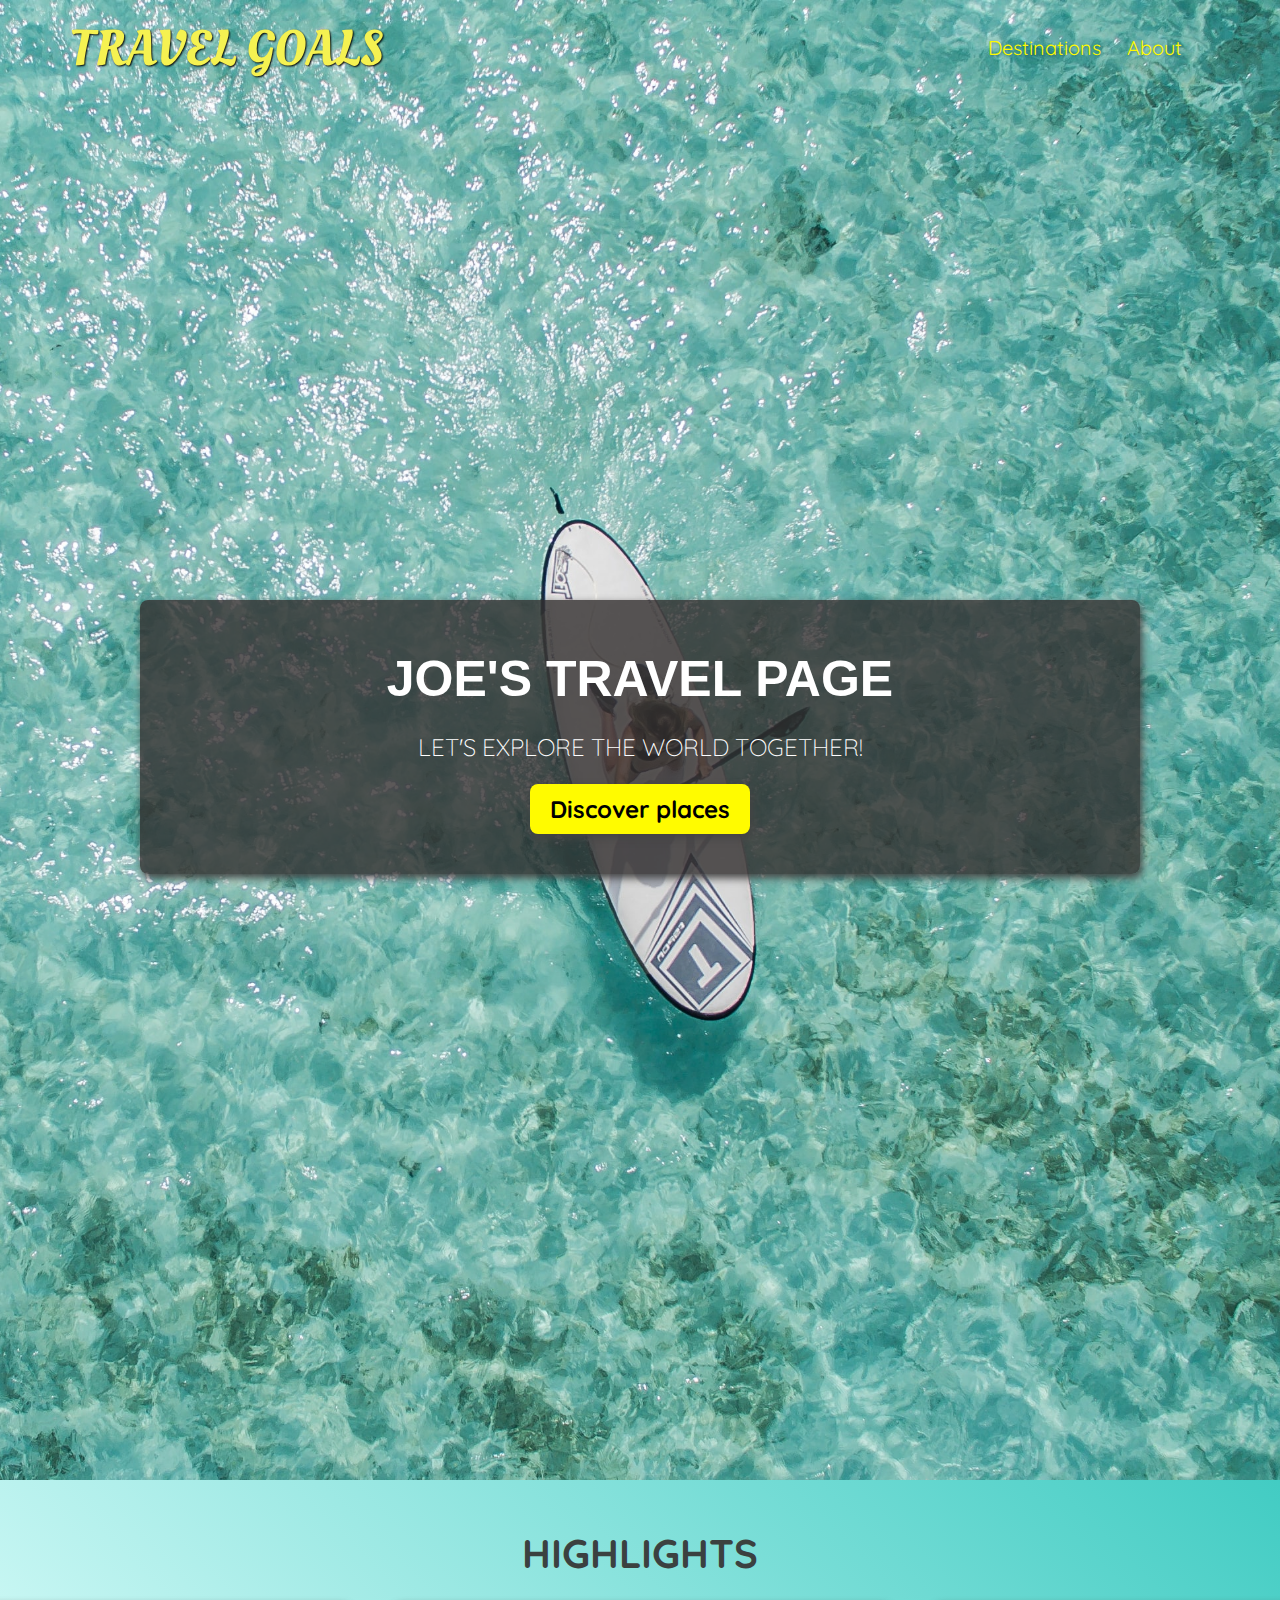
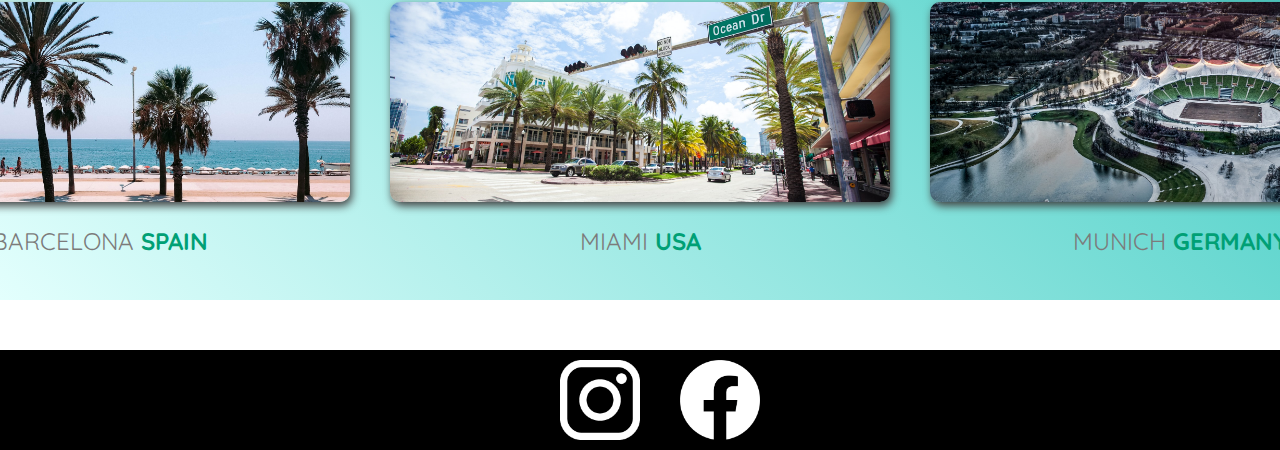
<file: index.html>
<!DOCTYPE html>
<html lang="en">
<head>
    <meta charset="UTF-8">
    <link rel="icon" href="images/favicon.ico">
    <link
          href="https://fonts.googleapis.com/css2?family=Raleway:wght@700&family=Oleo+Script:wght@700&family=Quicksand:wght@300;500;700&display=swap"
          rel="stylesheet"
    />
    <title>Travel Goals</title>
    <link rel="stylesheet" href="shared.css">
    <link rel="stylesheet" href="styles.css">
</head>
<body>
    <header>
        <div id="page-logo">
           <a href="/index.html">Travel Goals</a>
        </div>
        <nav>
            <ul>
                <li><a href="/places.html" class="x">Destinations</a></li>
                <li><a href="" class="x">About</a></li>
            </ul>
        </nav>
    </header>

    <main>
        <section id="hero">
         <div id="hero-content">
            <h1>Joe's Travel Page</h1>
            <p>Let's explore the world together!</p>
            <a href="/places.html">Discover places</a>
         </div>
        </section>
        <section id="highlights">
            <h2>Highlights</h2>
            <ul id="destinations">
                <li class="destination">
                    <img src="/images/barcelona.jpg" alt="">
                    <p>Barcelona <strong>Spain</strong></p>
                </li>
                <li class="destination">
                    <img src="/images/miami.jpg" alt="">
                    <p>Miami <strong>USA</strong></p>
                </li>
                <li class="destination">
                    <img src="/images/munich.jpg" alt="">
                    <p>Munich <strong>Germany</strong></p>
                </li>
            </ul>
        </section>
    </main>
    <footer>
        <ul>
            <li>
                <a href="https://www.instagram.com"> <img src="/icons/insta.png" alt="Instagram logo"></a>
            </li>
            <li>
                <a href="https://www.facebook.com"> <img src="/icons/facebook.png" alt="Facebook logo"></a>
            </li>
        </ul>
    </footer>
</body>
</html>
</file>
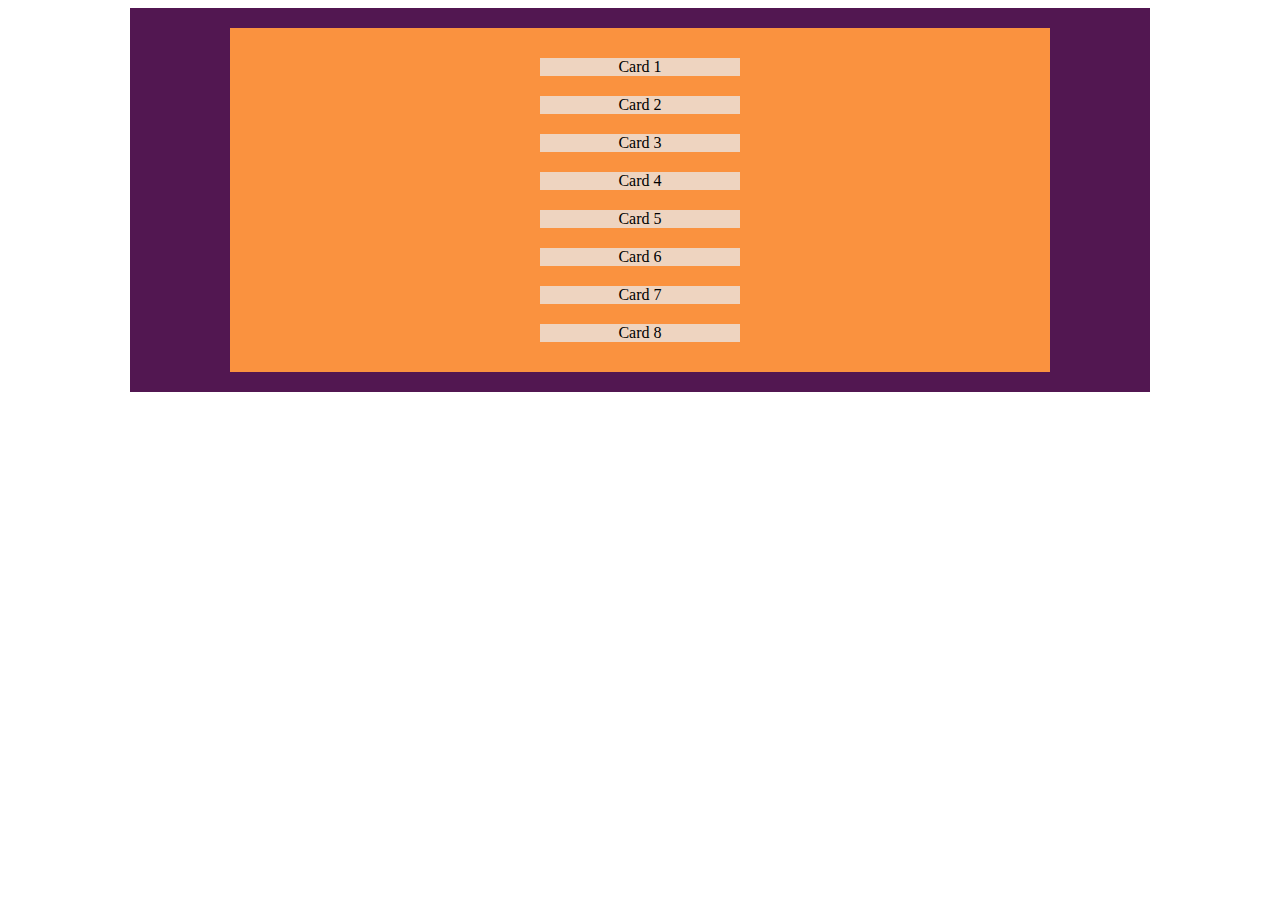
<file: info/grid-theory/grid-theory/index.html>
<!DOCTYPE html>
<html lang="en">
  <head>
    <meta charset="UTF-8" />
    <link rel="stylesheet" href="styles.css" />
    <title>Grid</title>
  </head>
  <body>
    <main>
        <ul>
          <li>Card 1</li>
          <li>Card 2</li>
          <li>Card 3</li>
          <li>Card 4</li>
          <li>Card 5</li>
          <li>Card 6</li>
          <li>Card 7</li>
          <li>Card 8</li>
        </ul>
      </main>
  </body>
</html>
</file>
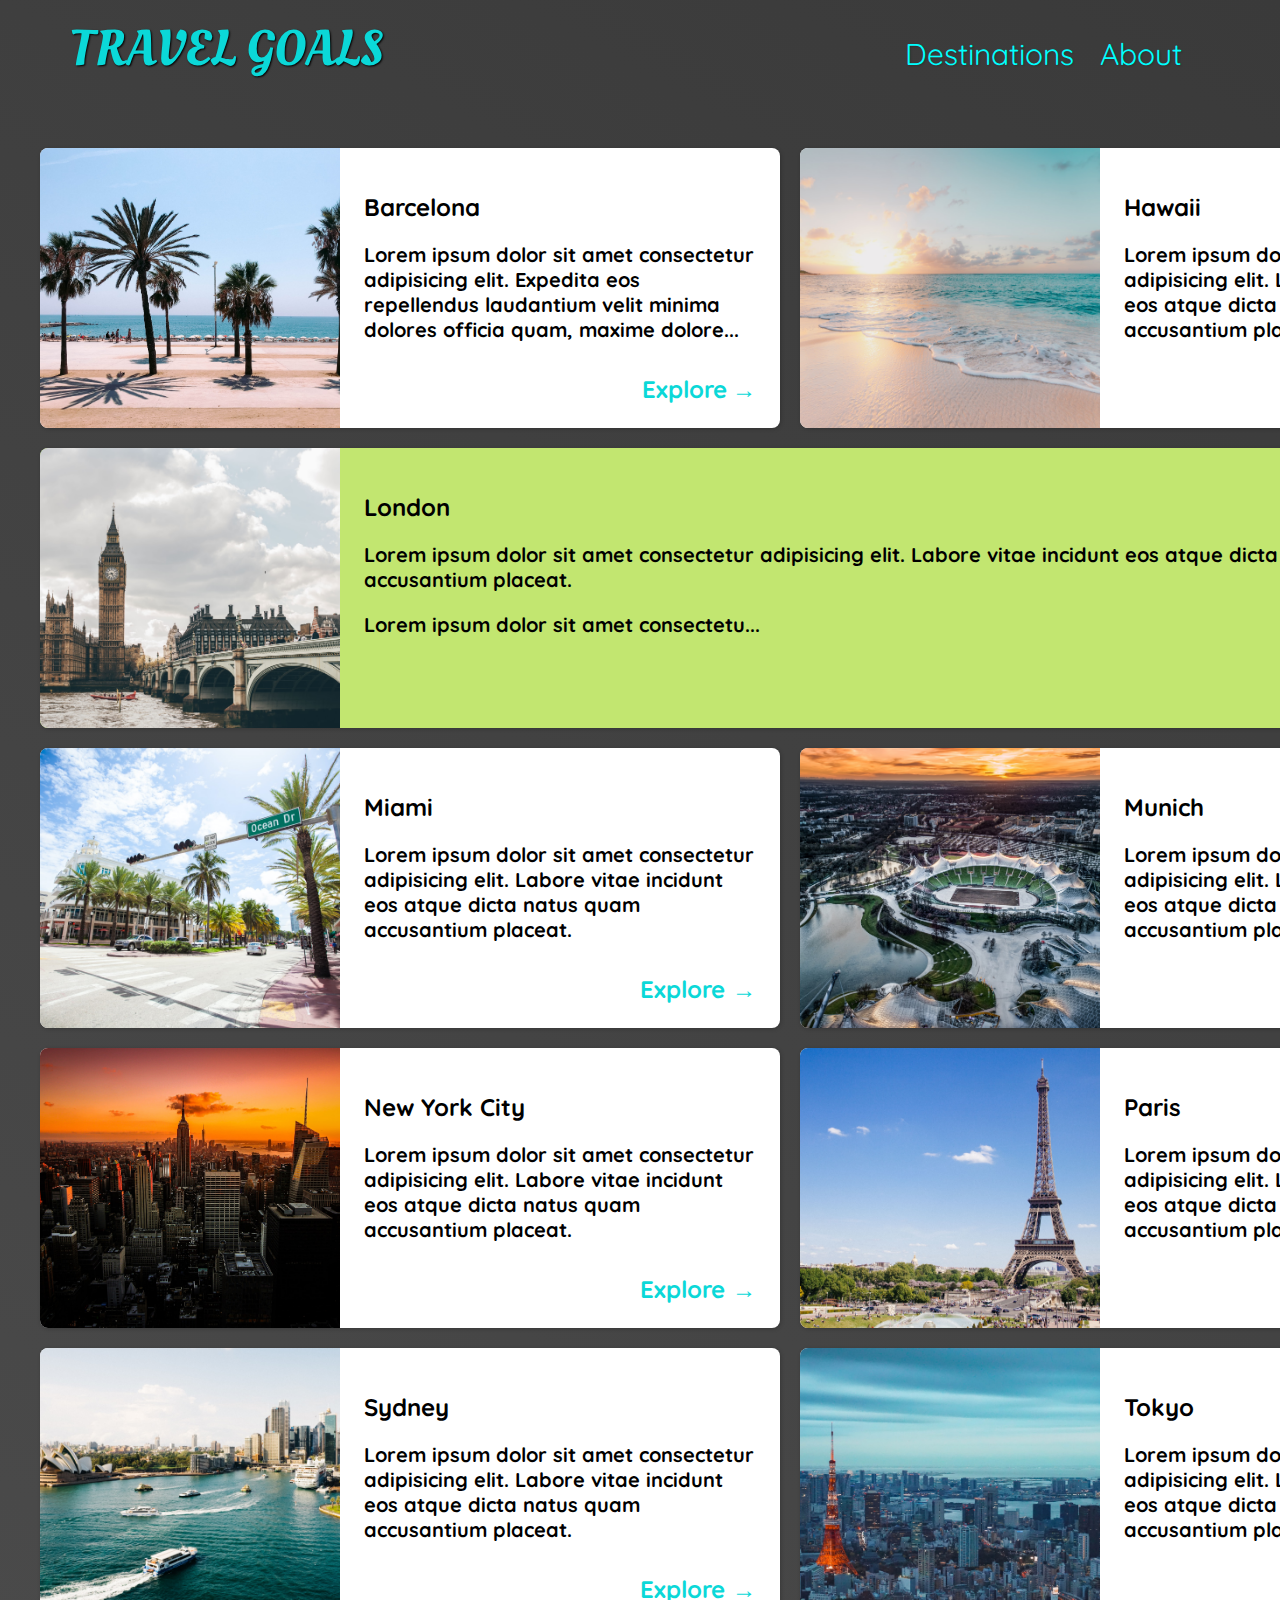
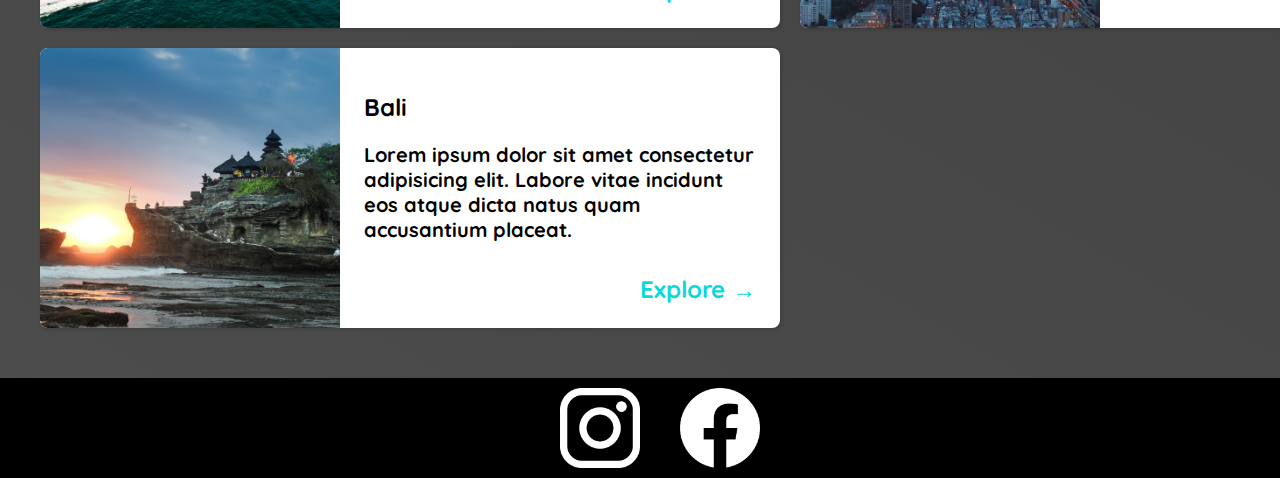
<file: places.html>
<!DOCTYPE html>
<html lang="en">
<head>
    <meta charset="UTF-8">
    <link rel="icon" href="images/favicon.ico">
    <link
          href="https://fonts.googleapis.com/css2?family=Raleway:wght@700&family=Oleo+Script:wght@700&family=Quicksand:wght@300;500;700&display=swap"
          rel="stylesheet"
    />
    <title>Travel Goals</title>
    <link rel="stylesheet" href="shared.css">
    <link rel="stylesheet" href="places.css">
</head>

<body>
    <header>
        <div id="page-logo">
           <a href="/index.html">Travel Goals</a>
        </div>
        <nav>
            <ul>
                <li><a href="/places.html" class="x">Destinations</a></li>
                <li><a href="" class="x">About</a></li>
            </ul>
        </nav>
    </header>
    <main>
        <ul>
            <li>
                <img src="/images/barcelona.jpg" alt="Barcelona">
                <div class="item-content">
                    <div>
                        <h2>Barcelona</h2>
                        <p>Lorem ipsum dolor sit amet consectetur adipisicing elit. Expedita eos repellendus laudantium velit minima dolores officia quam, maxime dolore...</p>
                    </div>
                    <div class="actions">
                        <a href="https://en.wikipedia.org/wiki/Barcelona">Explore<span>&#8594;</span></a>
                    </div>
                </div>
            </li>
            <li>
                <img src="images/hawaii.jpg" alt="Hawaii beach" />
                <div class="item-content">
                  <div>
                    <h2>Hawaii</h2>
                    <p>
                      Lorem ipsum dolor sit amet consectetur adipisicing elit. Labore
                      vitae incidunt eos atque dicta natus quam accusantium placeat.
                    </p>
                  </div>
                  <div class="actions">
                    <a href="hhttps://en.wikipedia.org/wiki/Hawaii">Explore &#x2192</a>
                  </div>
                </div>
            </li>
            <li>
                <img src="images/london.jpg" alt="London city" />
                <div class="item-content">
                  <div>
                    <h2>London</h2>
                    <p>
                      Lorem ipsum dolor sit amet consectetur adipisicing elit. Labore
                      vitae incidunt eos atque dicta natus quam accusantium placeat.
                    </p>
                    <p>
                      Lorem ipsum dolor sit amet consectetu...
                    </p>
                  </div>
                  <div class="actions">
                    <a href="https://en.wikipedia.org/wiki/London">Explore &#x2192</a>
                  </div>
                </div>
            </li>
            <li>
                <img src="images/miami.jpg" alt="Miami streets" />
                <div class="item-content">
                  <div>
                    <h2>Miami</h2>
                    <p>
                      Lorem ipsum dolor sit amet consectetur adipisicing elit. Labore
                      vitae incidunt eos atque dicta natus quam accusantium placeat.
                    </p>
                  </div>
                  <div class="actions">
                    <a href="https://en.wikipedia.org/wiki/Miami">Explore &#x2192</a>
                  </div>
                </div>
            </li>
            <li>
                <img src="images/munich.jpg" alt="Munich football stadium" />
                <div class="item-content">
                  <div>
                    <h2>Munich</h2>
                    <p>
                      Lorem ipsum dolor sit amet consectetur adipisicing elit. Labore
                      vitae incidunt eos atque dicta natus quam accusantium placeat.
                    </p>
                  </div>
                  <div class="actions">
                    <a href="https://en.wikipedia.org/wiki/Munich">Explore &#x2192</a>
                  </div>
                </div>
            </li>
            <li>
                <img src="images/new-york-city.jpg" alt="New York City skyline" />
                <div class="item-content">
                  <div>
                    <h2>New York City</h2>
                    <p>
                      Lorem ipsum dolor sit amet consectetur adipisicing elit. Labore
                      vitae incidunt eos atque dicta natus quam accusantium placeat.
                    </p>
                  </div>
                  <div class="actions">
                    <a href="https://en.wikipedia.org/wiki/New_York_City"
                      >Explore &#x2192</a
                    >
                  </div>
                </div>
            </li>
            <li>
                <img src="images/paris.jpg" alt="Paris city" />
                <div class="item-content">
                  <div>
                    <h2>Paris</h2>
                    <p>
                      Lorem ipsum dolor sit amet consectetur adipisicing elit. Labore
                      vitae incidunt eos atque dicta natus quam accusantium placeat.
                    </p>
                  </div>
                  <div class="actions">
                    <a href="https://en.wikipedia.org/wiki/Paris">Explore &#x2192</a>
                  </div>
                </div>
            </li>
            <li>
                <img src="images/sydney.jpg" alt="Sydney beach" />
                <div class="item-content">
                  <div>
                    <h2>Sydney</h2>
                    <p>
                      Lorem ipsum dolor sit amet consectetur adipisicing elit. Labore
                      vitae incidunt eos atque dicta natus quam accusantium placeat.
                    </p>
                  </div>
                  <div class="actions">
                    <a href="https://en.wikipedia.org/wiki/Sydney">Explore &#x2192</a>
                  </div>
                </div>
            </li>
            <li>
                <img src="images/tokyo.jpg" alt="Tokyo skyline" />
                <div class="item-content">
                  <div>
                    <h2>Tokyo</h2>
                    <p>
                      Lorem ipsum dolor sit amet consectetur adipisicing elit. Labore
                      vitae incidunt eos atque dicta natus quam accusantium placeat.
                    </p>
                  </div>
                  <div class="actions">
                    <a href="https://en.wikipedia.org/wiki/Tokyo">Explore &#x2192</a>
                  </div>
                </div>
            </li>
            <li>
                <img src="images/bali.jpg" alt="Bali beach" />
                <div class="item-content">
                  <div>
                    <h2>Bali</h2>
                    <p>
                      Lorem ipsum dolor sit amet consectetur adipisicing elit. Labore
                      vitae incidunt eos atque dicta natus quam accusantium placeat.
                    </p>
                  </div>
                  <div class="actions">
                    <a href="https://en.wikipedia.org/wiki/Bali">Explore &#x2192</a>
                  </div>
                </div>
            </li>
        </ul>

    </main>
    <footer>
        <ul>
            <li>
                <a href="https://www.instagram.com"> <img src="/icons/insta.png" alt="Instagram logo"></a>
            </li>
            <li>
                <a href="https://www.facebook.com"> <img src="/icons/facebook.png" alt="Facebook logo"></a>
            </li>
        </ul>
    </footer>
    
</body>
</file>
<file: shared.css>
body {
    font-family: "Quicksand", sans-serif;
    margin: 0;
    
}

#page-logo a {
    padding: 10px;
    font-family: "Oleo Script", sans-serif;
    font-size: 50px;
    color: rgb(245, 242, 81);
    text-decoration: none;
    text-transform: uppercase;
    text-shadow: 1px 1px 2px rgb(0, 0, 0);
}
#page-logo a:hover {
    background-color: rgba(255, 255, 255, 0);
}

ul {
    list-style: none;
    margin: 0px;
    
}

header ul {
    padding: 20px 30px;
    display: flex;
    justify-content: flex-end;
    font-size: 20px;
}

header li {
    margin-left: 10px;
}
header a {
    text-decoration: none;
    color: rgb(255, 251, 0);
    text-shadow: 1px 1px 2px rgba(0,0,0, 0.2);
    padding: 5px 8px;
    
}
header a:hover {
    color: rgb(77,77,77);
    background-color: rgb(255, 251, 0);
    border-radius: 5px;
    padding: 5px 8px;
}


header {
    display: flex;
    flex-flow: row nowrap;
    justify-content: space-between;
    padding: 15px 60px;

    position: absolute;
    width: 100%;
    box-sizing: border-box;
}


footer {
    background-color: black;
}

footer ul {
    display: flex;
    justify-content: center;
    margin-top: 50px;
}

footer li {
    height: 80px;
    width: 80px;
    padding: 10px 20px;
}

footer img {
    width: 100%;
    height: 100%;
}
</file>
<file: styles.css>
#hero {
    height: 1480px;
    background-image: url("/images/ocean.jpg");
    background-position: center;
    background-size: cover;
}

#hero-content {
    width: 900px;
    background-color: rgb(51, 47, 47, 0.8);
    box-shadow: 2px 4px 8px rgb(68, 67, 67);
    border-radius: 8px;
    text-align: center;
    padding: 50px;
    margin: 0 auto;


    position: relative;
    top: 600px;
}

#hero-content h1 {
    color: white;
    text-transform: uppercase;
    font-size: 50px;
    font-family: "Releway", sans-serif;
    margin: 0;
}

#hero-content p {
    color: white;
    text-transform: uppercase;
    font-size: 24px;
    font-weight: 300;
    margin-bottom: 32px;
}

#hero-content a {
    text-decoration: none;
    color: black;
    font-size: 24px;
    font-weight: 700;
    background-color: rgb(255, 251, 0);
    padding: 10px 20px;
    border-radius: 8px;
    box-shadow: 2px 4px 8px rgb(68, 67, 67);
}

#hero-content a:hover {
    background-color: rgb(243, 223, 39);
}

#highlights {
    padding: 24px;
    background: linear-gradient(45deg, rgb(227, 255, 253), rgb(66, 204, 195));

}
#highlights h2 {
    text-transform: uppercase;
    text-align: center;
    font-size: 40px;
    color: rgb(59,65,64);
    margin: 24px 0px;
}
.destination img {
    height: 200px;
    width: 500px;
    box-shadow:  2px 4px 8px rgb(68,67,67);
    border-radius: 10px;
    object-fit: cover;
}
.destination {
    margin: 0 20px;
}

#destinations {
    display: flex;
    width: 90%;
    padding: 0px;
    margin: auto;
    justify-content: center;
}

.destination p {
    text-align: center;
    text-transform: uppercase;
    font-size: 24px;
    color: rgb(124,123,123);
    margin: 20px 0px;
}

.destination strong {
    color: rgb(0, 160, 117)
}
</file>
<file: info/grid-theory/grid-theory/styles.css>
main {
  background-color: rgb(82, 23, 81);
  padding: 10px;
  width: 1000px;
  margin: auto;
}

ul {
  background-color: rgb(250, 146, 63);
  list-style: none;
  width: 800px;
  margin: 10px auto;
  padding: 10px;
}

li {
  background-color: rgb(238, 212, 192);
  text-align: center;
  width: 200px;
  margin: 20px auto;
}
</file>
<file: places.css>
body {
    background: linear-gradient(30deg, rgb(77,77,77), rgb(58,58,58));
}

header {
    position: static;
    margin-bottom: 40px;
}

main ul {
    width: 1500px;
    margin: 0 auto;
    display: grid;
    grid-template-columns: 1fr 1fr;
    gap: 20px;

}

main li {
    display: flex;
    background-color: white;
    border-radius: 8px;
    box-shadow: 1px 1px 4px rgba(0,0,0,0.2);
    overflow: hidden;
    
}

main li:nth-of-type(3) {
    background-color: rgb(194, 230, 112);
    grid-column: 1/ 3;
   
}

main li img {
    width: 300px;
    height: 280px;
    object-fit: cover;
   
}

.item-content {
    padding: 24px;
    display: flex;
    flex-direction: column;
    justify-content: space-between;
    width: auto;

}

.item-content p {
    font-weight: bold;
    font-size: 20px;
}

.actions {
    text-align: right;
}

.actions a {
    text-decoration: none;
    font-size: 24px;
    font-weight: bold;
    color: rgb(11, 216, 216);
}

.actions a:hover {
    background-color: rgb(192, 237, 241);
    padding: 4px 8px;
    border-radius: 8px;
}

.actions span {
    content: "\2192";
    margin-left: 5px;
    
}

#page-logo a {
    color: rgb(11, 216, 216);
}

header nav a {
    color:aqua;
    font-size: 30px;
    
}
header nav a:hover {
    background-color: aqua;
    color: black;
}
</file>
